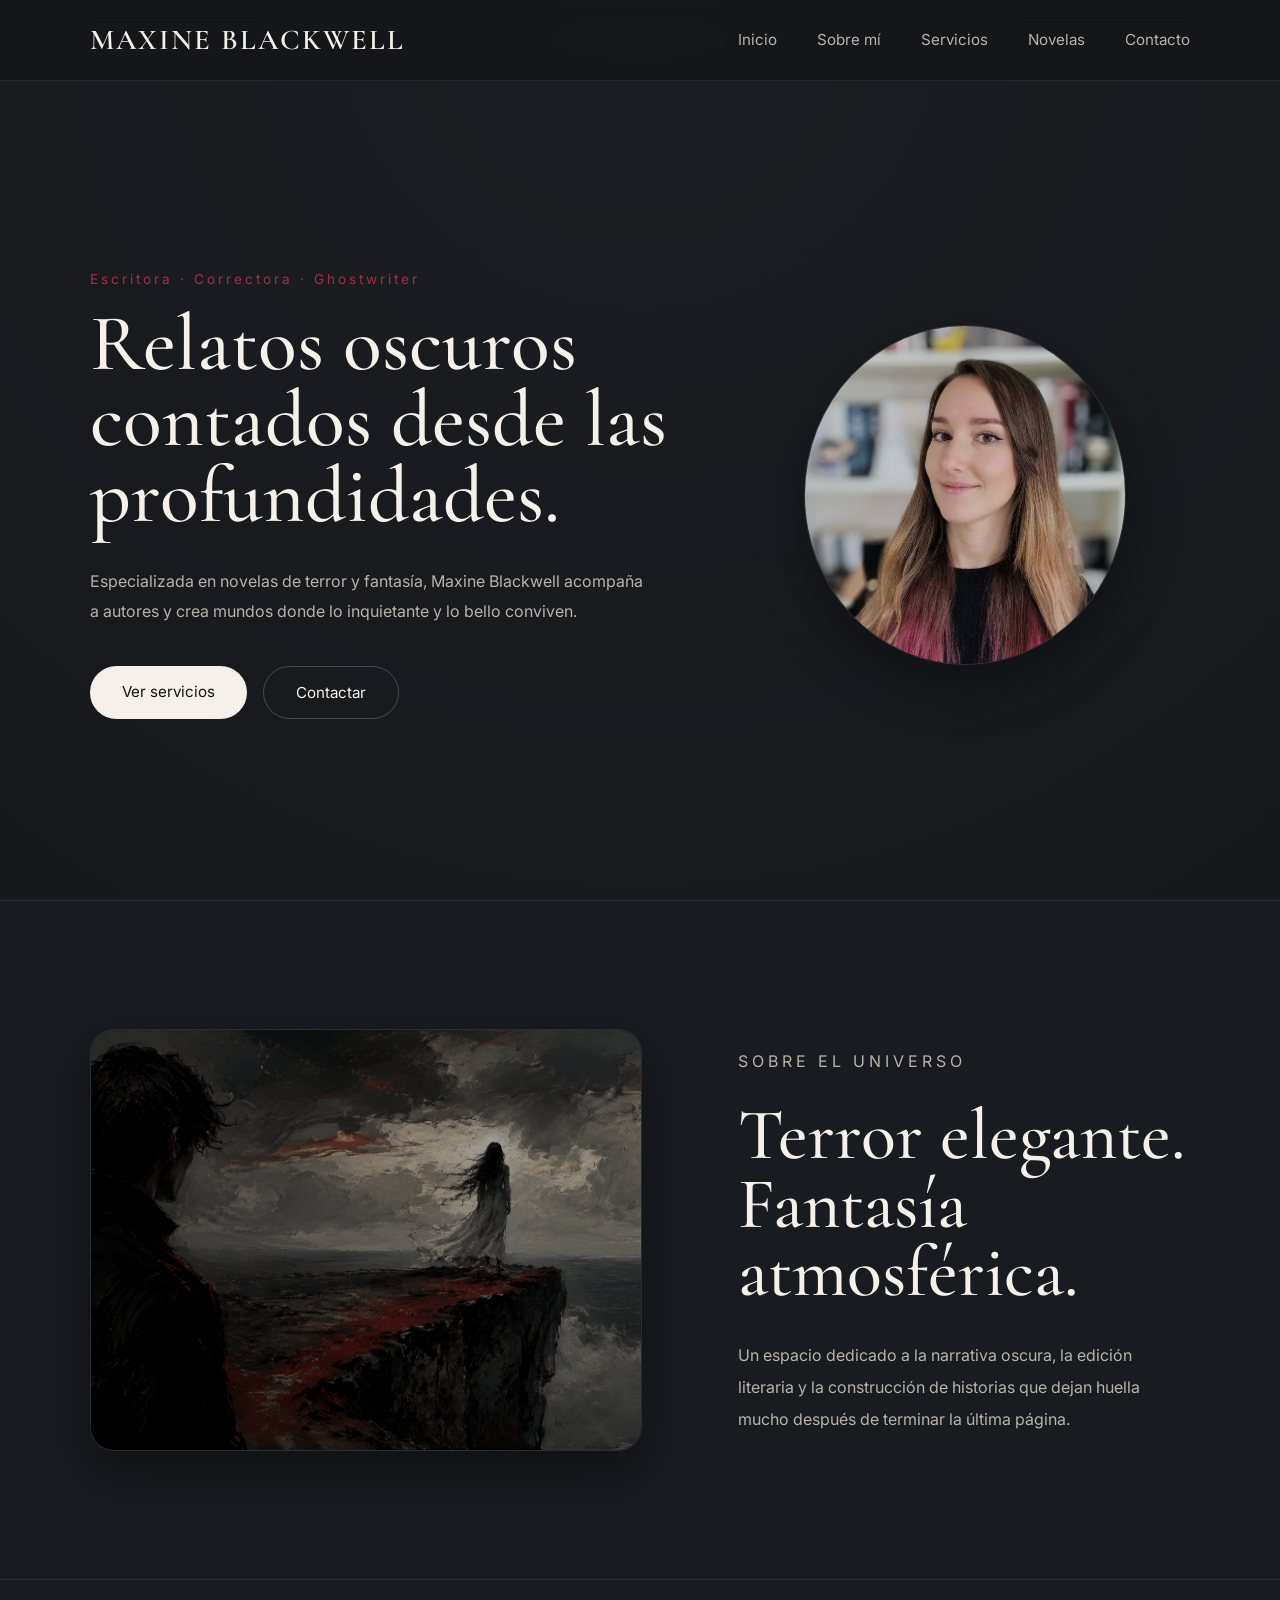
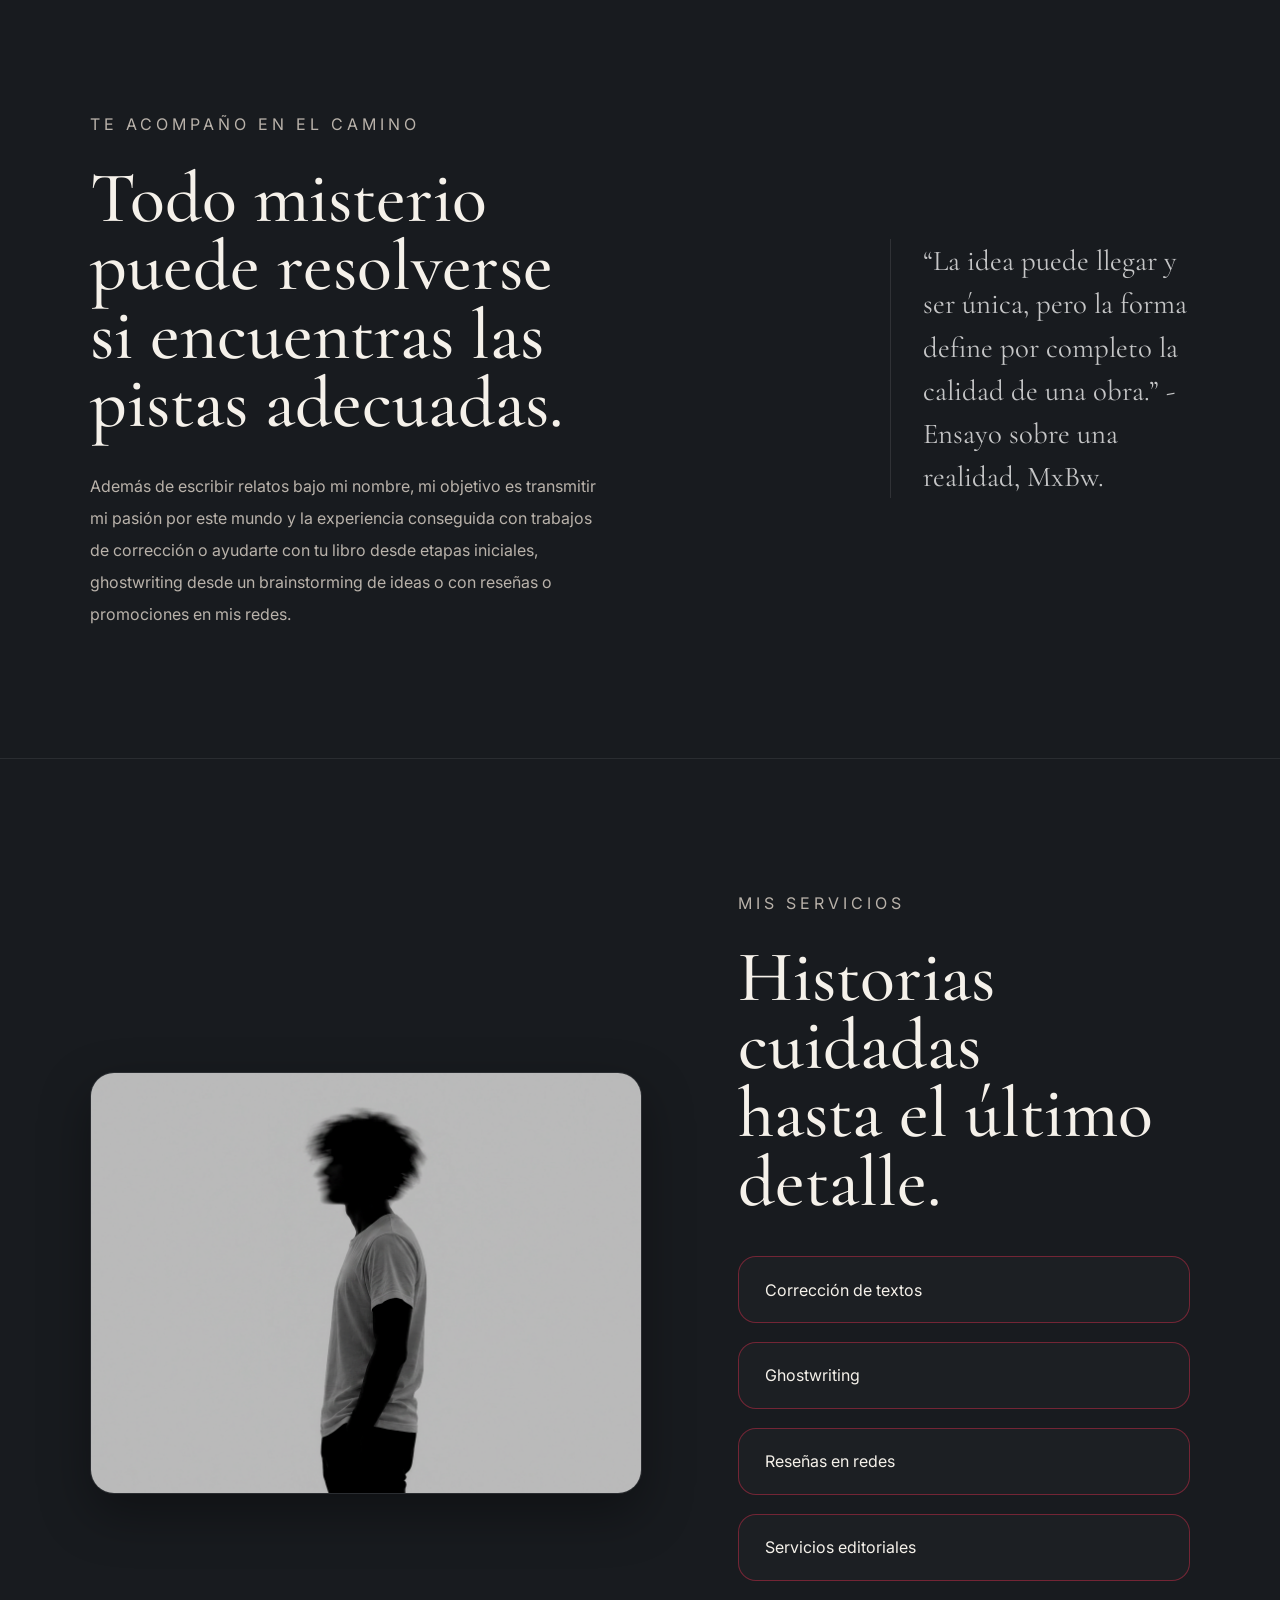
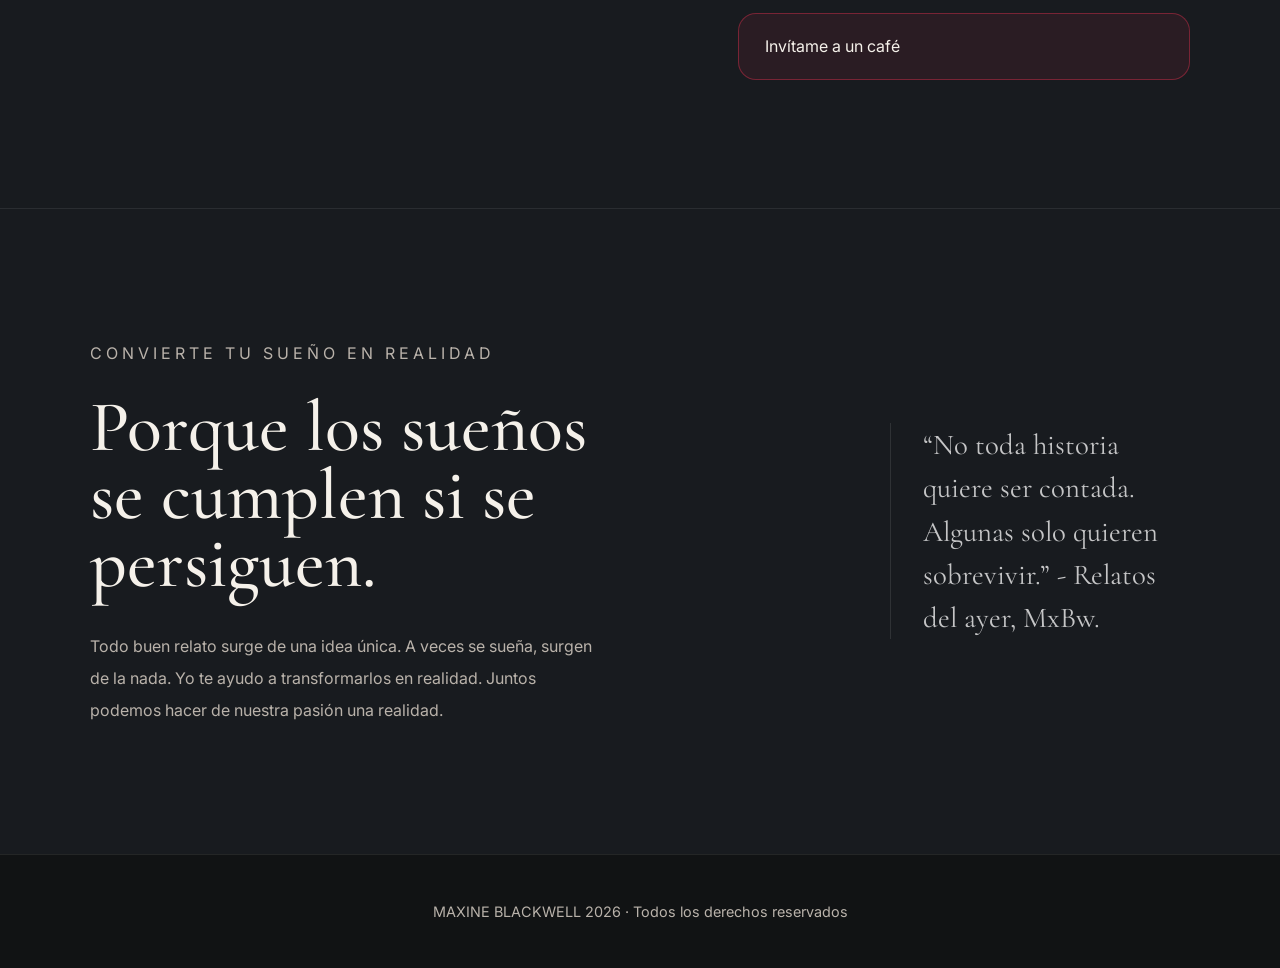
<file: index.html>
<!DOCTYPE html>
<html lang="es">
<head>

  <meta charset="UTF-8" />
  <meta name="viewport" content="width=device-width, initial-scale=1.0" />

  <title>Maxine Blackwell</title>

  <!-- Tipografías -->
  <link rel="preconnect" href="https://fonts.googleapis.com">
  <link rel="preconnect" href="https://fonts.gstatic.com" crossorigin>

  <link href="https://fonts.googleapis.com/css2?family=Cormorant+Garamond:wght@400;500;600&family=Inter:wght@300;400;500;600&display=swap" rel="stylesheet">

  <link rel="stylesheet" href="style.css">

</head>

<body>

  <!-- NAVBAR -->
  <header class="navbar">

    <div class="logo">
      MAXINE BLACKWELL
    </div>

    <nav class="nav-links">
      <a href="/index.html">Inicio</a>
      <a href="/sobre-mi.html">Sobre mí</a>
      <a href="/servicios.html">Servicios</a>
      <a href="/novelas.html">Novelas</a>
      <a href="/contacto.html">Contacto</a>
    </nav>

  </header>


  <!-- HERO -->
  <main class="hero">

    <div class="hero-content">

      <p class="small-title">
        Escritora · Correctora · Ghostwriter
      </p>

      <h1>
        Relatos oscuros<br>
        contados desde las profundidades.
      </h1>

      <p class="description">
        Especializada en novelas de terror y fantasía,
        Maxine Blackwell acompaña a autores y crea mundos
        donde lo inquietante y lo bello conviven.
      </p>

      <div class="hero-buttons">

        <a href="/servicios.html" class="btn primary-btn">
          Ver servicios
        </a>

        <a href="/contacto.html" class="btn secondary-btn">
          Contactar
        </a>

      </div>

    </div>

    <div class="hero-photo">

      <img src="images/foto-perfil.jpg" alt="Foto de Maxine Blackwell">

    </div>
    <br><br>

  </main>


  <!-- SOBRE EL UNIVERSO -->
  <section class="intro-section">

    <div class="intro-grid">

      <div class="intro-image">

        <img src="images/acantilado.png" alt="Paisaje de fantasía oscura">

      </div>

      <div class="intro-text">

        <p class="section-label">
          SOBRE EL UNIVERSO
        </p>

        <h2>
          Terror elegante.<br>
          Fantasía atmosférica.
        </h2>

        <p>
          Un espacio dedicado a la narrativa oscura,
          la edición literaria y la construcción de historias
          que dejan huella mucho después de terminar la última página.
        </p>

      </div>

    </div>

  </section>


  <!-- TE ACOMPAÑO -->
  <section class="intro-section companion-section">

    <div class="intro-text">

      <p class="section-label">
        TE ACOMPAÑO EN EL CAMINO
      </p>

      <h2>
        Todo misterio puede resolverse<br>
        si encuentras las pistas adecuadas.
      </h2>

      <p>
        Además de escribir relatos bajo mi nombre, mi objetivo es transmitir mi pasión por este mundo y la experiencia conseguida con trabajos de corrección o ayudarte con tu libro desde etapas iniciales, ghostwriting desde un brainstorming de ideas o con reseñas o promociones en mis redes.
      </p>

    </div>

    <div class="intro-quote-right">

      <p>
        “La idea puede llegar y ser única,
        pero la forma define por completo la calidad de una obra.” - Ensayo sobre una realidad, MxBw.
      </p>

    </div>

  </section>


  <!-- MIS SERVICIOS -->
  <section class="intro-section services-section">

    <div class="intro-grid">

      <div class="intro-image">

        <img src="images/chico.png" alt="Biblioteca oscura">

      </div>

      <div class="services-content">

        <p class="section-label">
          MIS SERVICIOS
        </p>

        <h2>
          Historias cuidadas<br>
          hasta el último detalle.
        </h2>

        <div class="services-boxes">

          <a href="/servicios.html" class="service-box">
            Corrección de textos
          </a>

          <a href="/servicios.html" class="service-box">
            Ghostwriting
          </a>

          <a href="/servicios.html" class="service-box">
            Reseñas en redes
          </a>

          <a href="/servicios.html" class="service-box">
            Servicios editoriales
          </a>

          <a href="/contacto.html" class="service-box coffee-box">
            Invítame a un café
          </a>

        </div>

      </div>

    </div>

  </section>


  <!-- NUEVA SECCIÓN -->
  <section class="intro-section companion-section">

    <div class="intro-text">

      <p class="section-label">
        CONVIERTE TU SUEÑO EN REALIDAD
      </p>

      <h2>
        Porque los sueños se cumplen si se persiguen.
      </h2>

      <p>
        Todo buen relato surge de una idea única. A veces se sueña, surgen de la nada. Yo te ayudo a transformarlos en realidad. Juntos podemos hacer de nuestra pasión una realidad.
      </p>

    </div>

    <div class="intro-quote-right">

      <p>
        “No toda historia quiere ser contada.
        Algunas solo quieren sobrevivir.” - Relatos del ayer, MxBw.
      </p>

    </div>

  </section>


  <!-- FOOTER -->
  <footer class="footer">

    <p>
      MAXINE BLACKWELL 2026 · Todos los derechos reservados
    </p>

  </footer>

</body>
</html>
</file>
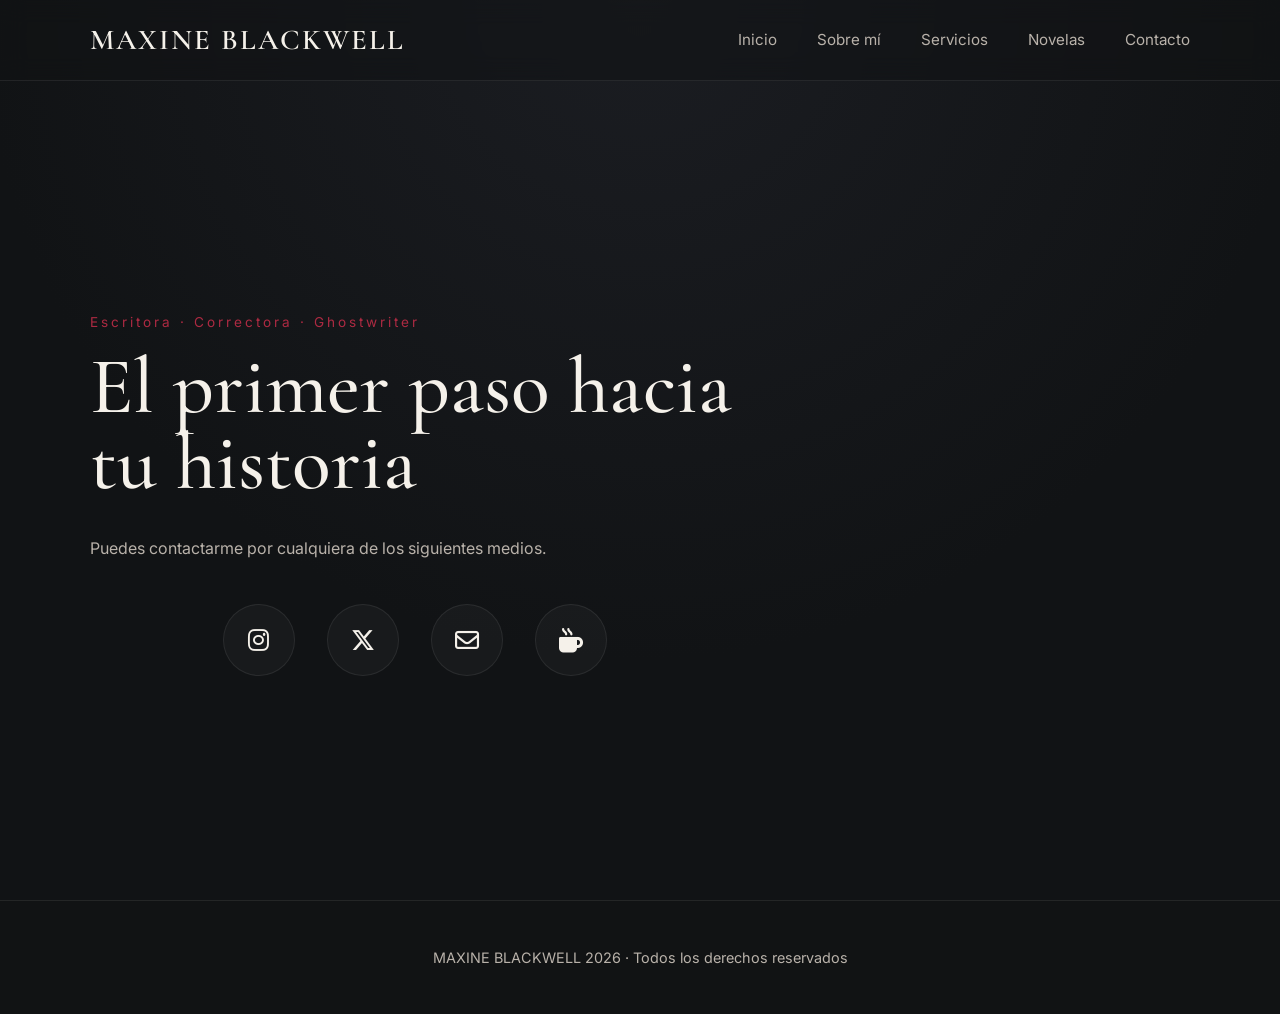
<file: contacto.html>
<!DOCTYPE html>
<html lang="es">
<head>

  <meta charset="UTF-8" />
  <meta name="viewport" content="width=device-width, initial-scale=1.0" />

  <title>Maxine Blackwell</title>

  <!-- Tipografías -->
  <link rel="preconnect" href="https://fonts.googleapis.com">
  <link rel="preconnect" href="https://fonts.gstatic.com" crossorigin>

  <link href="https://fonts.googleapis.com/css2?family=Cormorant+Garamond:wght@400;500;600&family=Inter:wght@300;400;500;600&display=swap" rel="stylesheet">

  <!-- ICONOS -->
  <link rel="stylesheet" href="https://cdnjs.cloudflare.com/ajax/libs/font-awesome/6.5.1/css/all.min.css">

  <link rel="stylesheet" href="style.css">

</head>

<body>

  <!-- NAVBAR -->
  <header class="navbar">

    <div class="logo">
      MAXINE BLACKWELL
    </div>

    <nav class="nav-links">
      <a href="/index.html">Inicio</a>
      <a href="/sobre-mi.html">Sobre mí</a>
      <a href="/servicios.html">Servicios</a>
      <a href="/novelas.html">Novelas</a>
      <a href="/contacto.html">Contacto</a>
    </nav>

  </header>


  <!-- HERO -->
  <main class="hero">

    <div class="hero-content">

      <p class="small-title">
        Escritora · Correctora · Ghostwriter
      </p>

      <h1>
        El primer paso hacia tu historia
      </h1>

      <p class="description">
        Puedes contactarme por cualquiera de los siguientes medios.
      </p>

      <div class="social-icons">

        <a href="https://www.instagram.com/maxine.blackwell" class="social-icon">
          <i class="fa-brands fa-instagram"></i>
        </a>

        <a href="https://www.tiktok.com/@maxine_blackwell" class="social-icon">
          <i class="fa-brands fa-x-twitter"></i>
        </a>

        <a href="mailto:contact.maxineblackwell@gmail.com" class="social-icon">
          <i class="fa-regular fa-envelope"></i>
        </a>

        <a href="https://buymeacoffee.com/maxine.blackwell" class="social-icon">
          <i class="fa-solid fa-mug-hot"></i>
        </a>

      </div>

    </div>

  </main>


  <!-- FOOTER -->
  <footer class="footer">

    <p>
      MAXINE BLACKWELL 2026 · Todos los derechos reservados
    </p>

  </footer>

</body>
</html>
</file>
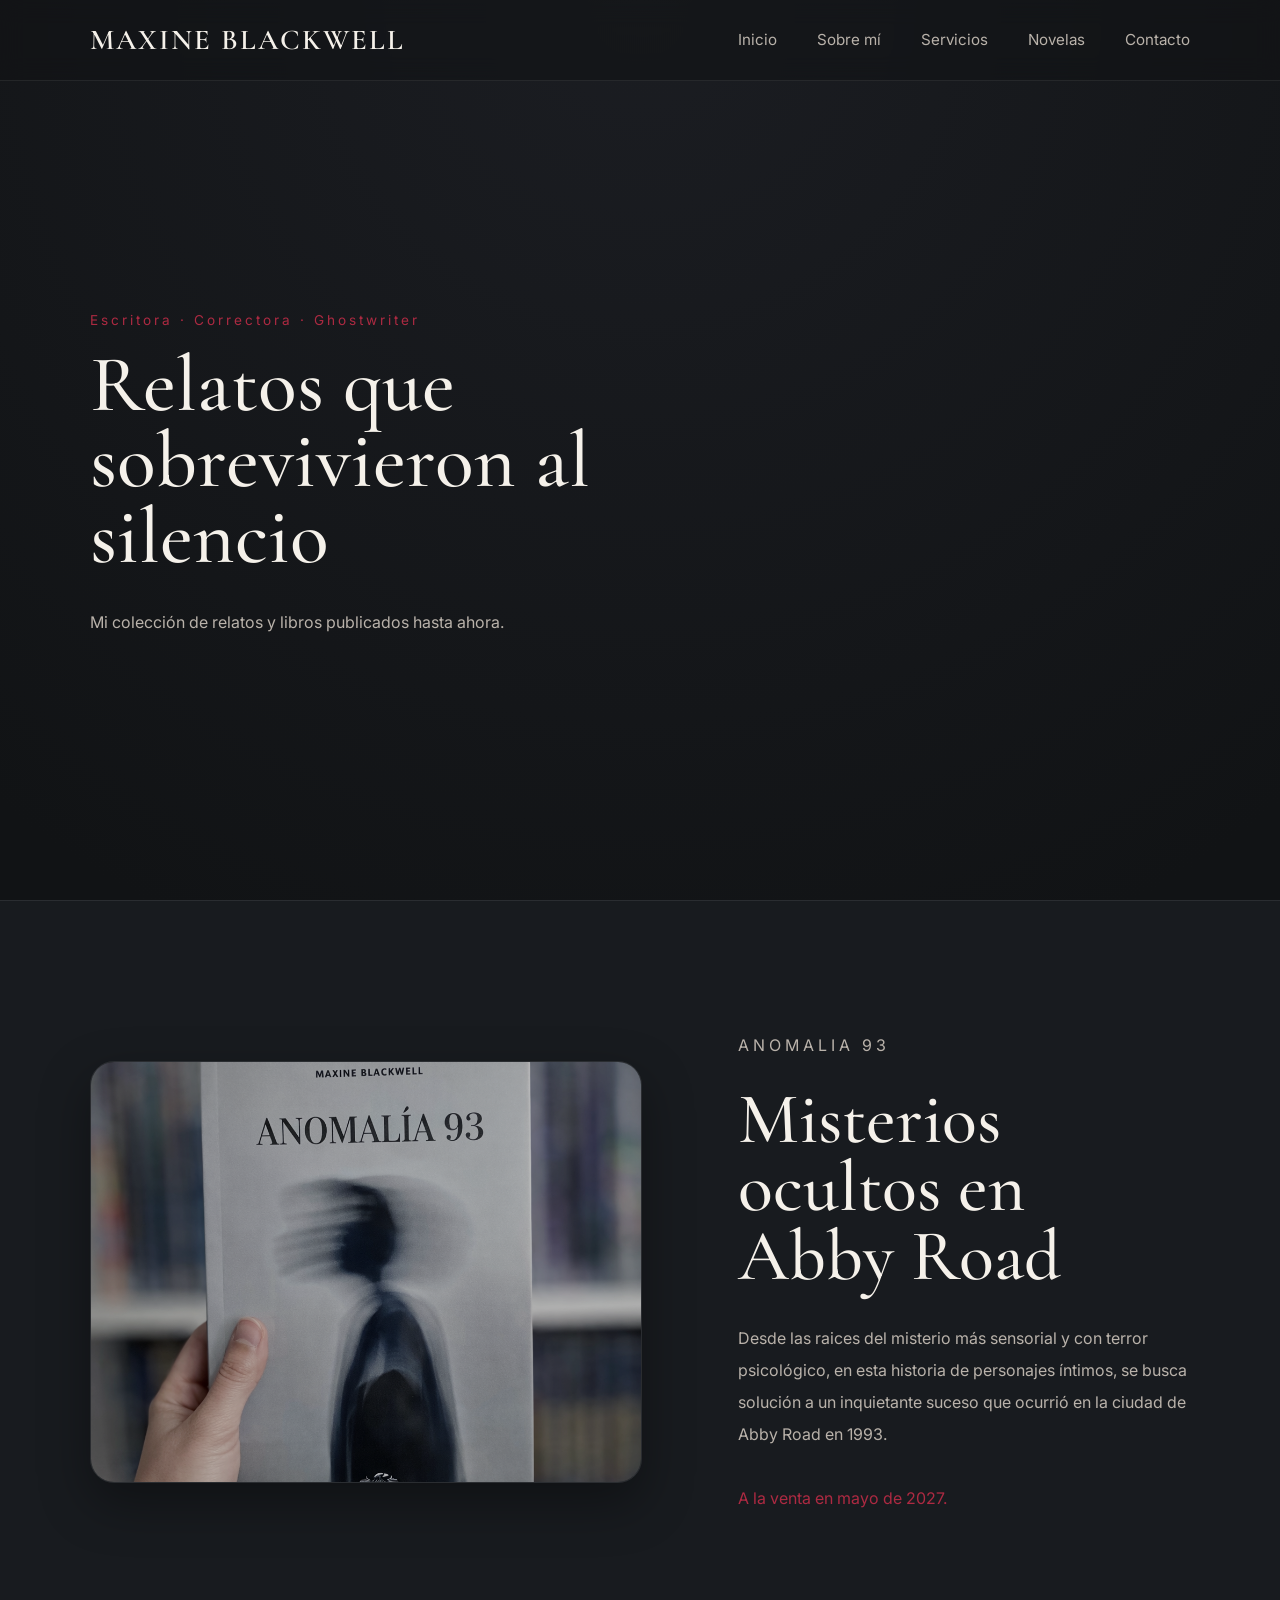
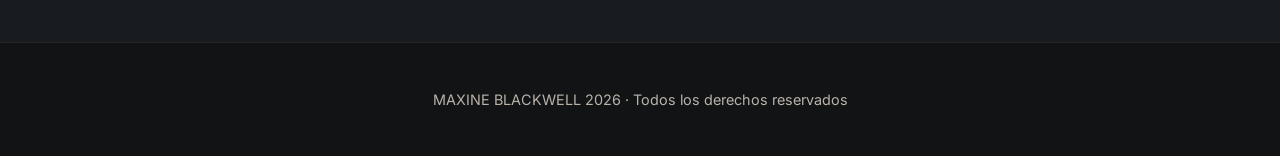
<file: novelas.html>
<!DOCTYPE html>
<html lang="es">
<head>

  <meta charset="UTF-8" />
  <meta name="viewport" content="width=device-width, initial-scale=1.0" />

  <title>Maxine Blackwell</title>

  <!-- Tipografías -->
  <link rel="preconnect" href="https://fonts.googleapis.com">
  <link rel="preconnect" href="https://fonts.gstatic.com" crossorigin>

  <link href="https://fonts.googleapis.com/css2?family=Cormorant+Garamond:wght@400;500;600&family=Inter:wght@300;400;500;600&display=swap" rel="stylesheet">

  <link rel="stylesheet" href="style.css">

</head>

<body>

  <!-- NAVBAR -->
  <header class="navbar">

    <div class="logo">
      MAXINE BLACKWELL
    </div>

    <nav class="nav-links">
      <a href="/index.html">Inicio</a>
      <a href="/sobre-mi.html">Sobre mí</a>
      <a href="/servicios.html">Servicios</a>
      <a href="/novelas.html">Novelas</a>
      <a href="/contacto.html">Contacto</a>
    </nav>

  </header>


  <!-- HERO -->
  <main class="hero">

    <div class="hero-content">

      <p class="small-title">
        Escritora · Correctora · Ghostwriter
      </p>

      <h1>
        Relatos que sobrevivieron al silencio
      </h1>

      <p class="description">
        Mi colección de relatos y libros publicados hasta ahora.
      </p>


    </div>


  </main>
  
    <!-- 1. Anomalía 93 -->
  <section class="intro-section">

    <div class="intro-grid">

      <div class="intro-image">

        <img src="images/anomalia.png" alt="Portada anomalia 93">

      </div>

      <div class="intro-text">

        <p class="section-label">
          ANOMALIA 93
        </p>

        <h2>
          Misterios ocultos en Abby Road<br>
          
        </h2>

        <p>
          Desde las raices del misterio más sensorial y con terror psicológico, en esta historia de personajes íntimos, se busca solución a un inquietante suceso que ocurrió en la ciudad de Abby Road en 1993.
          <br><br>
          <p style="color: #ad2a42;">A la venta en mayo de 2027.</p>
          
        </p>

      </div>

    </div>

  </section>


  <!-- FOOTER -->
  <footer class="footer">

    <p>
      MAXINE BLACKWELL 2026 · Todos los derechos reservados
    </p>

  </footer>

</body>
</html>
</file>
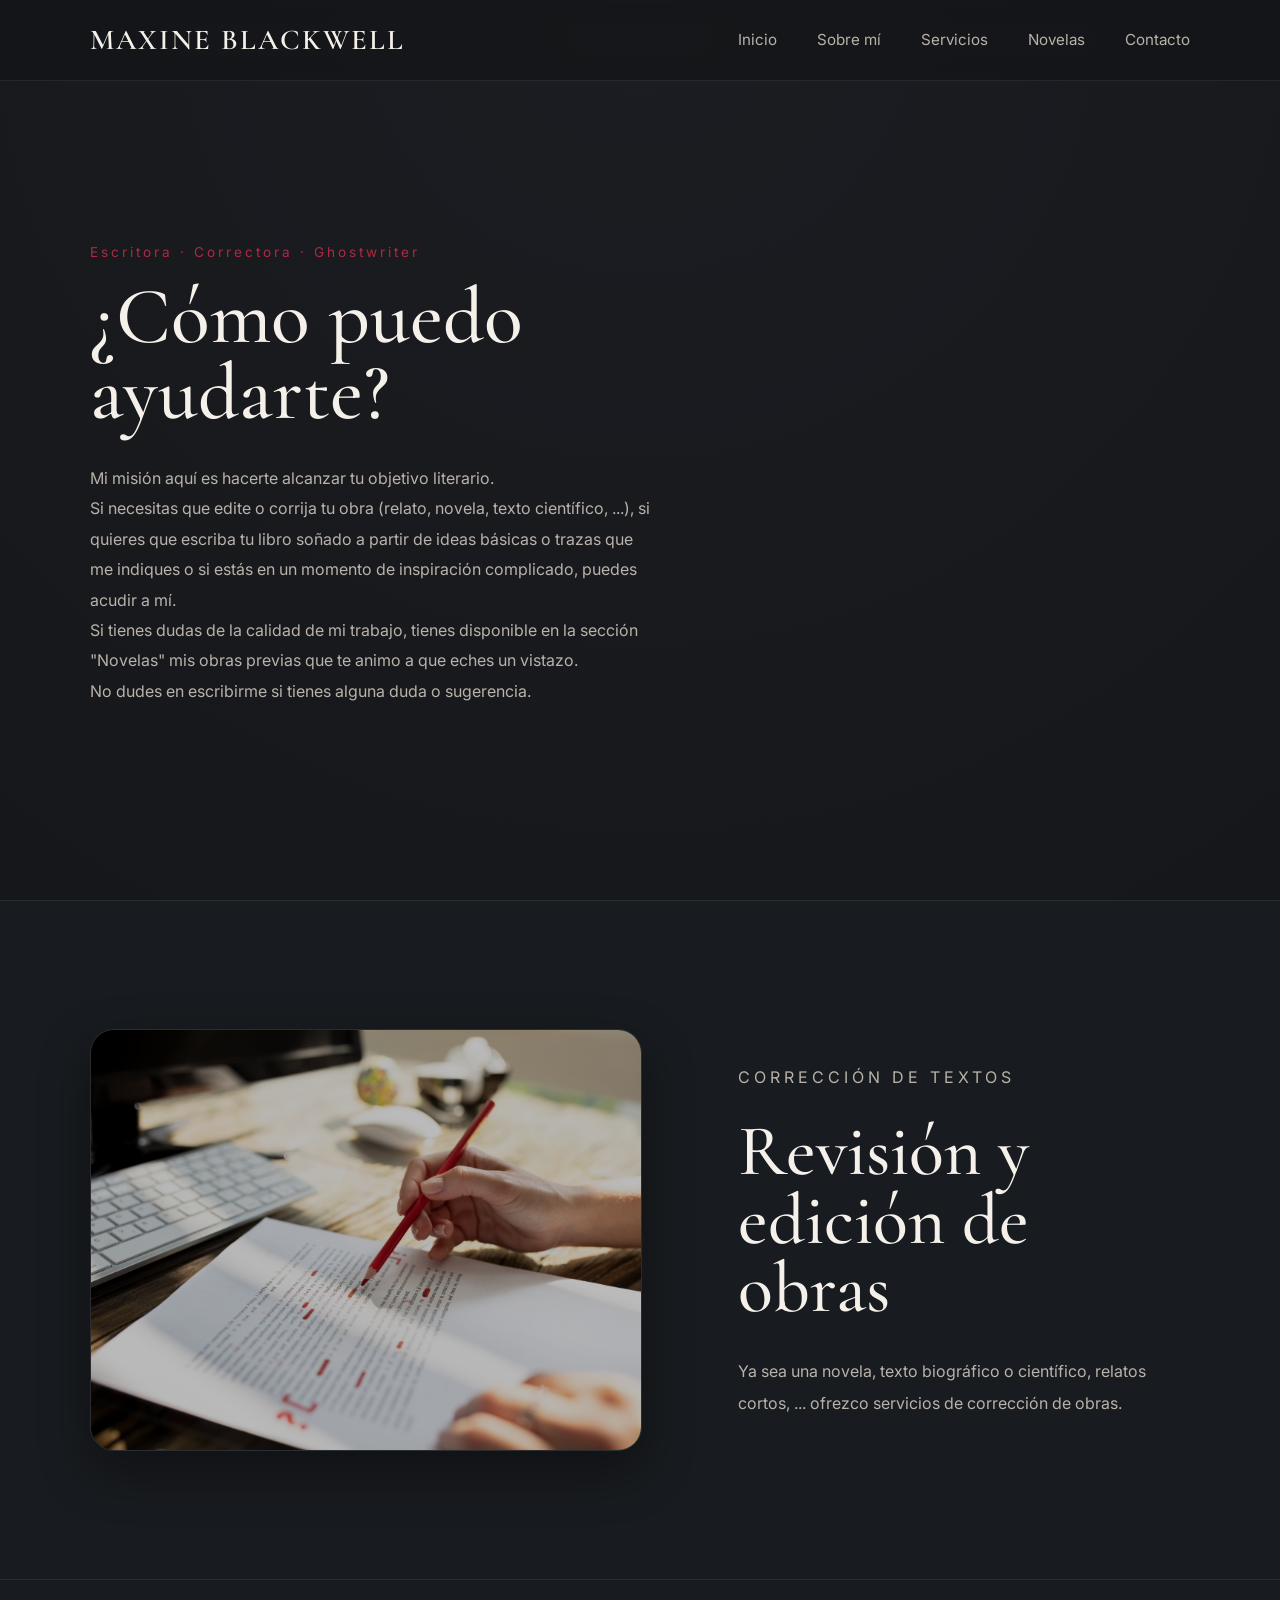
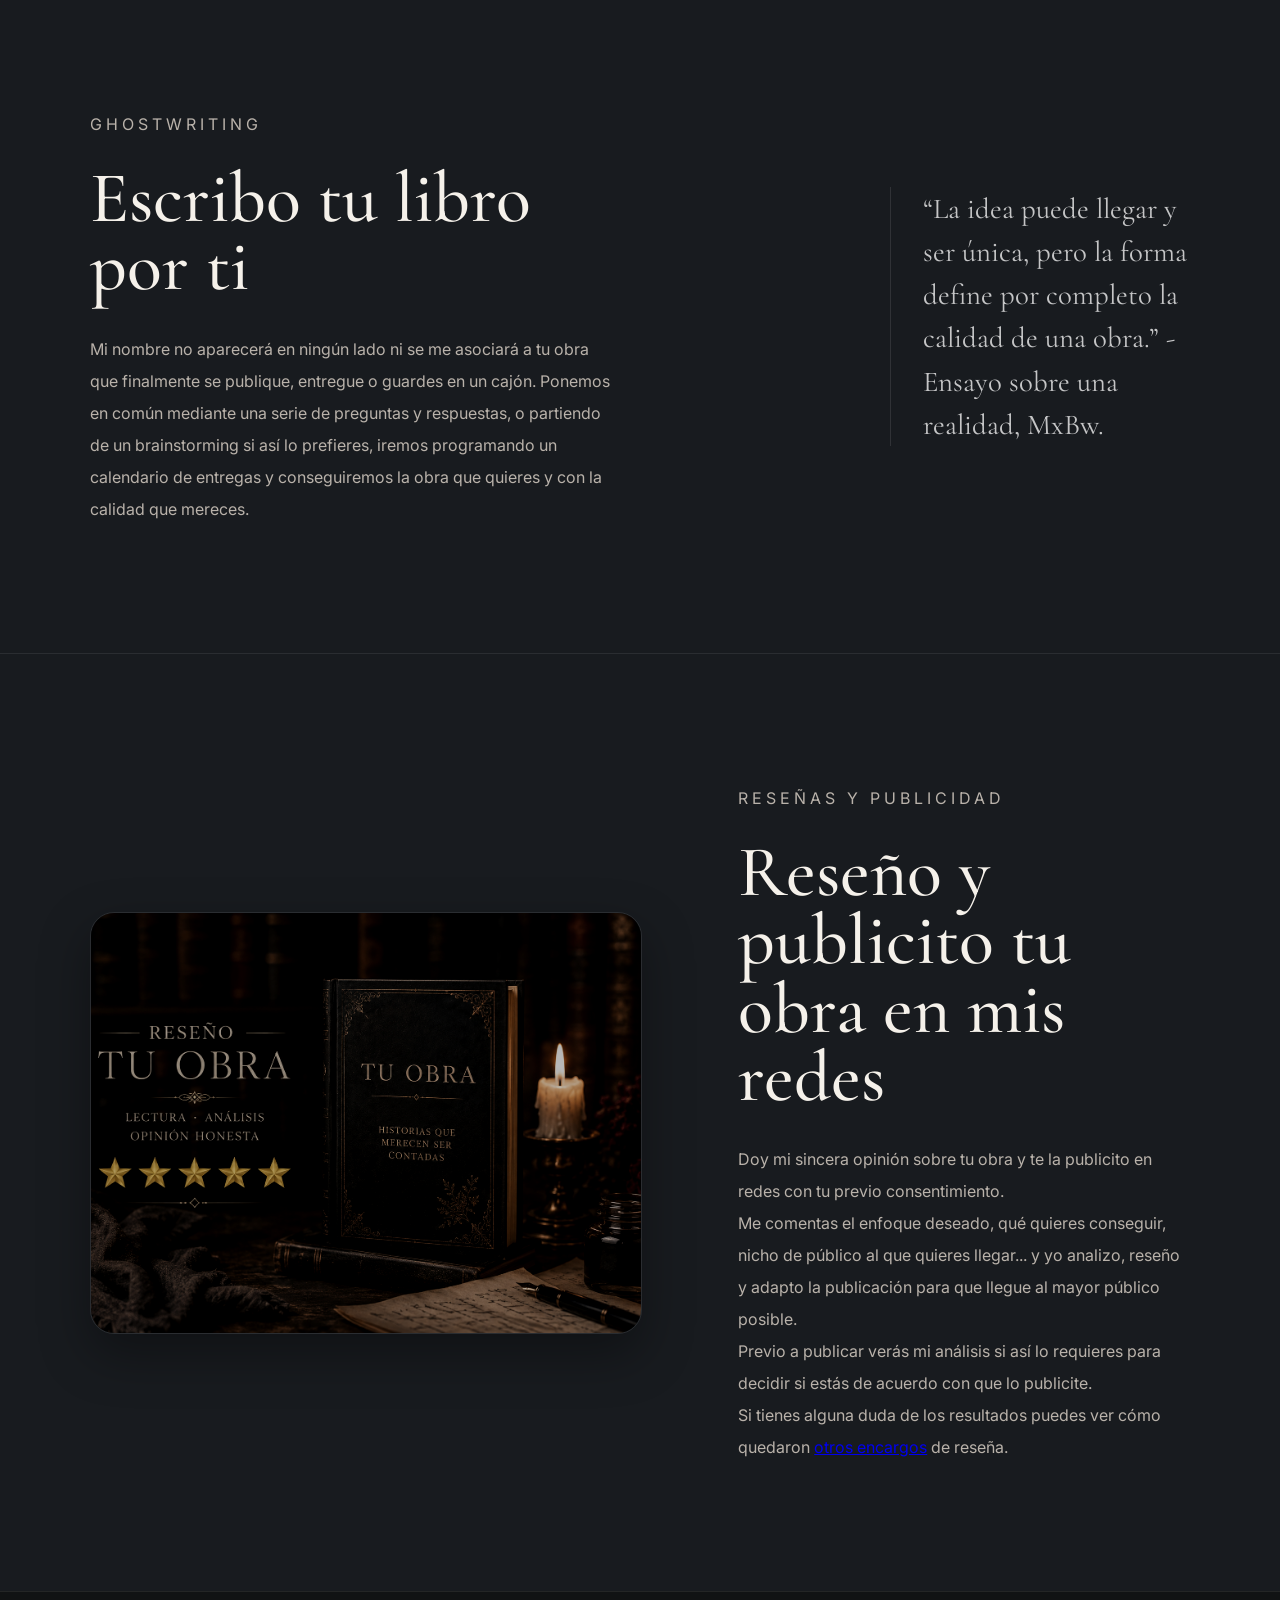
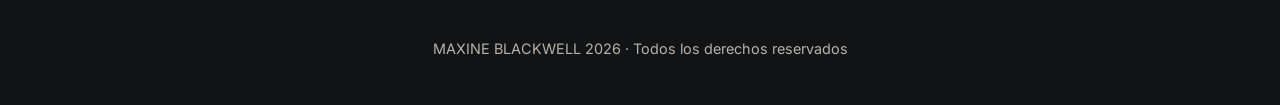
<file: servicios.html>
<!DOCTYPE html>
<html lang="es">
<head>

  <meta charset="UTF-8" />
  <meta name="viewport" content="width=device-width, initial-scale=1.0" />

  <title>Maxine Blackwell</title>

  <!-- Tipografías -->
  <link rel="preconnect" href="https://fonts.googleapis.com">
  <link rel="preconnect" href="https://fonts.gstatic.com" crossorigin>

  <link href="https://fonts.googleapis.com/css2?family=Cormorant+Garamond:wght@400;500;600&family=Inter:wght@300;400;500;600&display=swap" rel="stylesheet">

  <link rel="stylesheet" href="style.css">

</head>

<body>

  <!-- NAVBAR -->
  <header class="navbar">

    <div class="logo">
      MAXINE BLACKWELL
    </div>

    <nav class="nav-links">
      <a href="/index.html">Inicio</a>
      <a href="/sobre-mi.html">Sobre mí</a>
      <a href="/servicios.html">Servicios</a>
      <a href="/novelas.html">Novelas</a>
      <a href="/contacto.html">Contacto</a>
    </nav>

  </header>


  <!-- HERO -->
  <main class="hero">

    <div class="hero-content">

      <p class="small-title">
        Escritora · Correctora · Ghostwriter
      </p>

      <h1>
        ¿Cómo puedo ayudarte?
      </h1>

      <p class="description">
        Mi misión aquí es hacerte alcanzar tu objetivo literario.
        <br>
        Si necesitas que edite o corrija tu obra (relato, novela, texto científico, ...), si quieres que escriba tu libro soñado a partir de ideas básicas o trazas que me indiques o si estás en un momento de inspiración complicado, puedes acudir a mí.
        <br>
        Si tienes dudas de la calidad de mi trabajo, tienes disponible en la sección "Novelas" mis obras previas que te animo a que eches un vistazo.
        <br>
        No dudes en escribirme si tienes alguna duda o sugerencia.
      </p>



  </main>


  <!-- 1. CORRECCIÓN DE TEXTOS -->
  <section class="intro-section">

    <div class="intro-grid">

      <div class="intro-image">

        <img src="images/correccion.jpeg" alt="Paisaje de fantasía oscura">

      </div>

      <div class="intro-text">

        <p class="section-label">
          CORRECCIÓN DE TEXTOS
        </p>

        <h2>
          Revisión y edición de obras<br>
          
        </h2>

        <p>
          Ya sea una novela, texto biográfico o científico, relatos cortos, ... ofrezco servicios de corrección de obras.
          <br>
          
        </p>

      </div>

    </div>

  </section>


  <!-- 2. GHOSTWRITING -->
  <section class="intro-section companion-section">

    <div class="intro-text">

      <p class="section-label">
        GHOSTWRITING
      </p>

      <h2>
        Escribo tu libro por ti
      </h2>

      <p>
        Mi nombre no aparecerá en ningún lado ni se me asociará a tu obra que finalmente se publique, entregue o guardes en un cajón. Ponemos en común mediante una serie de preguntas y respuestas, o partiendo de un brainstorming si así lo prefieres, iremos programando un calendario de entregas y conseguiremos la obra que quieres y con la calidad que mereces.
      </p>

    </div>

    <div class="intro-quote-right">

      <p>
        “La idea puede llegar y ser única,
        pero la forma define por completo la calidad de una obra.” - Ensayo sobre una realidad, MxBw.
      </p>

    </div>

  </section>

<!-- 3. RESEÑAS -->
  <section class="intro-section services-section">

    <div class="intro-grid">

      <div class="intro-image">

        <img src="images/imagen_resenas.png" alt="Resenas imagen">

      </div>

      <div class="services-content">

        <p class="section-label">
          RESEÑAS Y PUBLICIDAD
        </p>

        <h2>
          Reseño y publicito tu obra en mis redes          
        </h2>

        <p>
          Doy mi sincera opinión sobre tu obra y te la publicito en redes con tu previo consentimiento.
        <br> Me comentas el enfoque deseado, qué quieres conseguir, nicho de público al que quieres llegar... y yo analizo, reseño y adapto la publicación para que llegue al mayor público posible.
        <br> Previo a publicar verás mi análisis si así lo requieres para decidir si estás de acuerdo con que lo publicite.
        <br> Si tienes alguna duda de los resultados puedes ver cómo quedaron <a href="https://www.instagram.com/p/DYO4T5dl7om/?img_index=1">otros encargos</a> de reseña.
        </p>
      

        </div>

      </div>

    </div>

  </section>


  <!-- FOOTER -->
  <footer class="footer">

    <p>
      MAXINE BLACKWELL 2026 · Todos los derechos reservados
    </p>

  </footer>

</body>
</html>
</file>
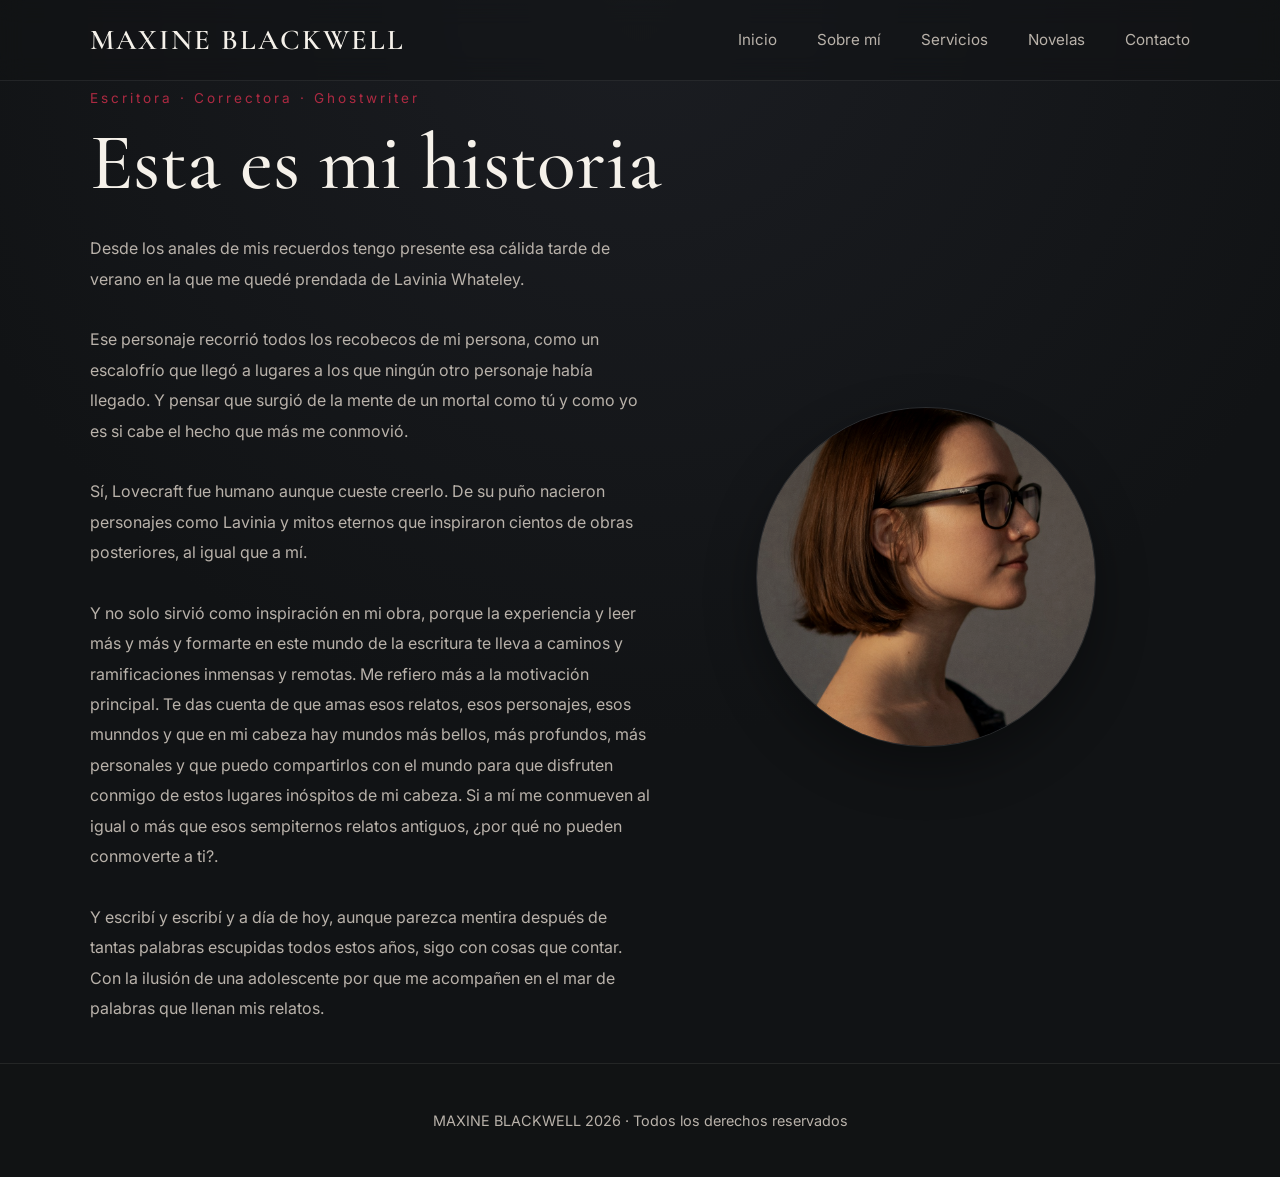
<file: sobre-mi.html>
<!DOCTYPE html>
<html lang="es">
<head>

  <meta charset="UTF-8" />
  <meta name="viewport" content="width=device-width, initial-scale=1.0" />

  <title>Maxine Blackwell</title>

  <!-- Tipografías -->
  <link rel="preconnect" href="https://fonts.googleapis.com">
  <link rel="preconnect" href="https://fonts.gstatic.com" crossorigin>

  <link href="https://fonts.googleapis.com/css2?family=Cormorant+Garamond:wght@400;500;600&family=Inter:wght@300;400;500;600&display=swap" rel="stylesheet">

  <link rel="stylesheet" href="style.css">

</head>

<body>

  <!-- NAVBAR -->
  <header class="navbar">

    <div class="logo">
      MAXINE BLACKWELL
    </div>

    <nav class="nav-links">
      <a href="/index.html">Inicio</a>
      <a href="/sobre-mi.html">Sobre mí</a>
      <a href="/servicios.html">Servicios</a>
      <a href="/novelas.html">Novelas</a>
      <a href="/contacto.html">Contacto</a>
    </nav>

  </header>


  <!-- HERO -->
  <main class="hero">

    <div class="hero-content">

      <p class="small-title">
        Escritora · Correctora · Ghostwriter
      </p>

      <h1>
        Esta es mi historia
      </h1>

      <p class="description">
        Desde los anales de mis recuerdos tengo presente esa cálida tarde de verano en la que me quedé prendada de Lavinia Whateley. 
        <br><br>
        Ese personaje recorrió todos los recobecos de mi persona, como un escalofrío que llegó a lugares a los que ningún otro personaje había llegado. Y pensar que surgió de la mente de un mortal como tú y como yo es si cabe el hecho que más me conmovió. 
        <br><br>
        Sí, Lovecraft fue humano aunque cueste creerlo. De su puño nacieron personajes como Lavinia y mitos eternos que inspiraron cientos de obras posteriores, al igual que a mí. 
        <br><br>
        Y no solo sirvió como inspiración en mi obra, porque la experiencia y leer más y más y formarte en este mundo de la escritura te lleva a caminos y ramificaciones inmensas y remotas. Me refiero más a la motivación principal. Te das cuenta de que amas esos relatos, esos personajes, esos munndos y que en mi cabeza hay mundos más bellos, más profundos, más personales y que puedo compartirlos con el mundo para que disfruten conmigo de estos lugares inóspitos de mi cabeza.
        Si a mí me conmueven al igual o más que esos sempiternos relatos antiguos, ¿por qué no pueden conmoverte a ti?. 
        <br><br>
        Y escribí y escribí y a día de hoy, aunque parezca mentira después de tantas palabras escupidas todos estos años, sigo con cosas que contar. Con la ilusión de una adolescente por que me acompañen en el mar de palabras que llenan mis relatos.
        

      </p>


    </div>

    <div class="hero-photo">

      <img src="images/foto_sobre_mi.png" alt="Foto de Maxine Blackwell">

    </div>
    <br><br>

  </main>



  <!-- FOOTER -->
  <footer class="footer">

    <p>
      MAXINE BLACKWELL 2026 · Todos los derechos reservados
    </p>

  </footer>

</body>
</html>
</file>
<file: style.css>
/* RESET */

*{
  margin: 0;
  padding: 0;
  box-sizing: border-box;
}


/* VARIABLES */

:root{

  --bg-color: #111315;
  --secondary-bg: #181b1f;

  --text-main: #f5f1ea;
  --text-soft: #b9b2aa;

  --accent: #ad2a42;

  --border-color: rgba(255,255,255,0.08);

}


/* BASE */

html{
  scroll-behavior: smooth;
}

body{

  background: radial-gradient(
    circle at top,
    #1b1d22 0%,
    #111315 55%
  );

  color: var(--text-main);

  font-family: 'Inter', sans-serif;

  min-height: 100vh;

  overflow-x: hidden;

  -webkit-font-smoothing: antialiased;
  -moz-osx-font-smoothing: grayscale;

  padding-top: 90px;
}


/* NAVBAR */

.navbar{

  width: 100%;

  display: flex;
  justify-content: space-between;
  align-items: center;

  padding: 1.4rem 7%;

  position: fixed;
  top: 0;
  left: 0;

  backdrop-filter: blur(12px);

  background: rgba(17,19,21,0.55);

  border-bottom: 1px solid var(--border-color);

  z-index: 999;
}


.logo{

  font-family: 'Cormorant Garamond', serif;

  font-size: 1.8rem;
  letter-spacing: 2px;

  font-weight: 600;
}


.nav-links{

  display: flex;
  gap: 2.5rem;
}


.nav-links a{

  position: relative;

  text-decoration: none;

  color: var(--text-soft);

  font-size: 0.95rem;

  transition: 0.3s ease;
}


.nav-links a:hover{

  color: var(--text-main);
}


.nav-links a::after{

  content: '';

  position: absolute;

  left: 0;
  bottom: -6px;

  width: 0%;
  height: 1px;

  background: var(--text-main);

  transition: 0.3s ease;
}


.nav-links a:hover::after{

  width: 100%;
}



/* HERO */

.hero{

  min-height: calc(100vh - 90px);

  display: flex;
  justify-content: space-between;
  align-items: center;

  padding: 0 7%;

  gap: 4rem;
}


.hero-content{

  max-width: 650px;
}


.small-title{

  color: var(--accent);

  letter-spacing: 3px;

  font-size: 0.85rem;

  margin-bottom: 1.2rem;
}


.hero h1{

  font-family: 'Cormorant Garamond', serif;

  font-size: 5rem;

  line-height: 0.95;

  font-weight: 500;

  margin-bottom: 2rem;
}


.description{

  color: var(--text-soft);

  line-height: 1.9;

  max-width: 560px;

  margin-bottom: 2.5rem;
}



/* FOTO HERO */

.hero-photo{

  width: 340px;
  height: 340px;

  border-radius: 50%;

  overflow: hidden;

  border: 1px solid rgba(255,255,255,0.1);

  box-shadow:
    0 20px 50px rgba(0,0,0,0.35);
}


.hero-photo img{

  width: 100%;
  height: 100%;

  object-fit: cover;

  display: block;

  filter:
    brightness(0.85)
    contrast(1.05);
}



/* BOTONES */

.hero-buttons{

  display: flex;
  gap: 1rem;
}


.btn{

  padding: 1rem 2rem;

  text-decoration: none;

  border-radius: 100px;

  transition: 0.3s ease;

  font-size: 0.95rem;
}


.primary-btn{

  background: var(--text-main);

  color: var(--bg-color);
}


.primary-btn:hover{

  transform: translateY(-2px);

  opacity: 0.9;
}


.secondary-btn{

  border: 1px solid rgba(255,255,255,0.2);

  color: var(--text-main);
}


.secondary-btn:hover{

  background: var(--text-main);

  color: var(--bg-color);
}



/* SECCIONES */

.intro-section{

  padding: 8rem 7%;

  background: var(--secondary-bg);

  border-top: 1px solid var(--border-color);
}


/* GRID REVISTA */

.intro-grid{

  display: grid;

  grid-template-columns: 1.1fr 0.9fr;

  gap: 6rem;

  align-items: center;
}



/* IMAGEN */

.intro-image{

  width: 100%;

  overflow: hidden;

  border-radius: 24px;

  border: 1px solid rgba(255,255,255,0.08);

  box-shadow:
    0 20px 50px rgba(0,0,0,0.35);
}


.intro-image img{

  width: 100%;

  height: 420px;

  object-fit: cover;

  display: block;

  filter:
    brightness(0.72)
    contrast(1.05)
    saturate(0.9);

  transition: transform 0.8s ease;
}


.intro-image:hover img{

  transform: scale(1.03);
}



/* TEXTO */

.intro-text{

  max-width: 520px;
}


.section-label{

  color: var(--accent);

  letter-spacing: 4px;

  font-size: 0.8rem;

  margin-bottom: 1.5rem;
}


.intro-text h2,
.services-content h2{

  font-family: 'Cormorant Garamond', serif;

  font-size: 4.5rem;

  line-height: 0.95;

  margin-bottom: 2rem;

  font-weight: 500;
}


.intro-text p,
.services-content p{

  color: var(--text-soft);

  line-height: 2;

  font-size: 1rem;
}



/* TE ACOMPAÑO */

.companion-section{

  display: flex;
  justify-content: space-between;
  align-items: center;

  gap: 4rem;
}


.intro-quote-right{

  max-width: 300px;

  padding-left: 2rem;

  border-left: 1px solid rgba(255,255,255,0.1);
}


.intro-quote-right p{

  font-family: 'Cormorant Garamond', serif;

  font-size: 1.8rem;

  line-height: 1.5;

  color: rgba(255,255,255,0.75);
}



/* SERVICIOS */

.services-content{

  width: 100%;
}


.services-boxes{

  display: flex;
  flex-direction: column;

  gap: 1.2rem;

  margin-top: 2.5rem;
}


.service-box{

  width: 100%;

  padding: 1.4rem 1.6rem;

  border: 1px solid rgba(173,42,66,0.6);

  border-radius: 18px;

  background: rgba(255,255,255,0.02);

  text-decoration: none;

  color: var(--text-main);

  font-size: 1rem;

  transition:
    transform 0.3s ease,
    border 0.3s ease,
    background 0.3s ease,
    box-shadow 0.3s ease;
}


.service-box:hover{

  transform: scale(1.03);

  border: 1px solid var(--accent);

  background: rgba(173,42,66,0.08);

  box-shadow:
    0 10px 30px rgba(173,42,66,0.15);
}


.coffee-box{

  margin-top: 0.8rem;

  background: rgba(173,42,66,0.12);
}


/* ICONOS */

.social-icons{

  display: flex;

  justify-content: center;
  align-items: center;

  gap: 2rem;

  flex-wrap: wrap;
}


.social-icon{

  width: 72px;
  height: 72px;

  display: flex;
  justify-content: center;
  align-items: center;

  border-radius: 50%;

  text-decoration: none;

  color: var(--text-main);

  background: rgba(255,255,255,0.03);

  border: 1px solid rgba(255,255,255,0.08);

  font-size: 1.5rem;

  transition:
    transform 0.3s ease,
    background 0.3s ease,
    border 0.3s ease,
    box-shadow 0.3s ease;
}


.social-icon:hover{

  transform: translateY(-4px);

  background: rgba(173,42,66,0.08);

  border: 1px solid rgba(173,42,66,0.5);

  box-shadow:
    0 10px 30px rgba(173,42,66,0.18);

  color: var(--text-main);
}


/* FOOTER */

.footer{

  padding: 3rem 7%;

  text-align: center;

  border-top: 1px solid var(--border-color);

  background: rgba(17,19,21,0.6);

  color: var(--text-soft);

  font-size: 0.9rem;
}



/* RESPONSIVE */

@media(max-width: 1100px){

  .intro-grid{

    grid-template-columns: 1fr;

    gap: 3rem;
  }

  .intro-text{

    max-width: 100%;
  }

}


@media(max-width: 1000px){

  .hero{

    flex-direction: column;

    justify-content: center;

    padding-top: 4rem;

    text-align: center;
  }

  .hero-buttons{

    justify-content: center;
  }

  .hero h1{

    font-size: 4rem;
  }

  .hero-photo{

    width: 260px;
    height: 260px;
  }

  .companion-section{

    flex-direction: column;

    text-align: center;
  }

  .intro-quote-right{

    border-left: none;

    border-top: 1px solid rgba(255,255,255,0.1);

    padding-top: 2rem;
    padding-left: 0;
  }

}


@media(max-width: 700px){

  .navbar{

    flex-direction: column;

    gap: 1rem;
  }

  .nav-links{

    gap: 1.2rem;

    flex-wrap: wrap;

    justify-content: center;
  }

  .hero h1{

    font-size: 3rem;
  }

  .intro-text h2,
  .services-content h2{

    font-size: 3rem;
  }

  .intro-image img{

    height: 260px;
  }

  .hero-photo{

    width: 220px;
    height: 220px;
  }

  .social-icons{

  gap: 1.2rem;
}

.social-icon{

  width: 62px;
  height: 62px;

  font-size: 1.3rem;
}

}
</file>
